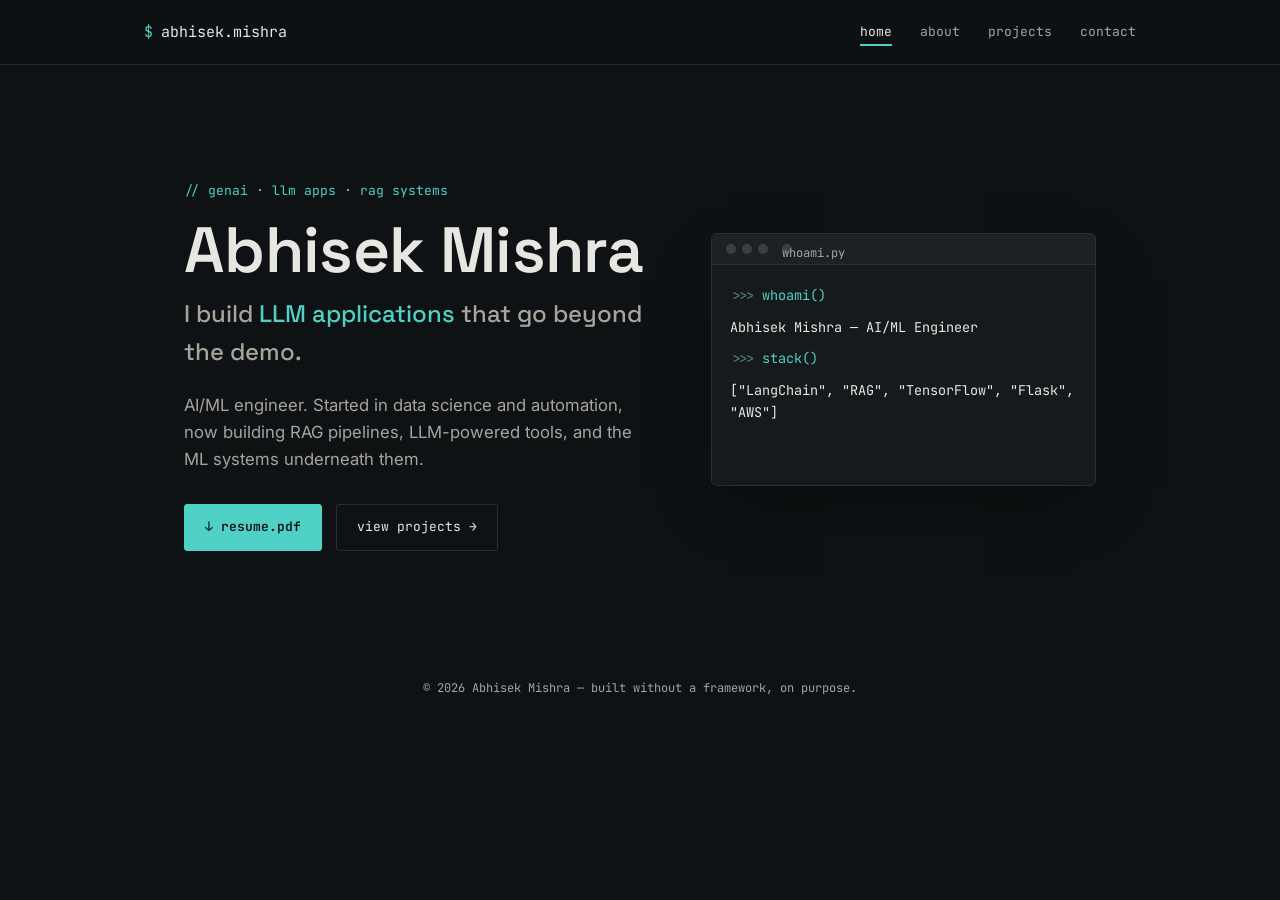
<file: index.html>
<!DOCTYPE html>
<html lang="en">
<head>
<meta charset="UTF-8">
<meta name="viewport" content="width=device-width, initial-scale=1.0">

<meta name="google-site-verification" content="WMLoZWLfjF1GSm065_ztZ4qKo5R0L8SP3rMEsxH-SHY" />
  
<title>Abhisek Mishra — AI/ML & GenAI Engineer</title>
<meta name="description" content="Abhisek Mishra — AI/ML engineer building LLM applications, RAG systems, and data-driven automation.">
<link rel="preconnect" href="https://fonts.googleapis.com">
<link href="https://fonts.googleapis.com/css2?family=Space+Grotesk:wght@500;600;700&family=Inter:wght@400;500;600&family=JetBrains+Mono:wght@400;500&display=swap" rel="stylesheet">
<link rel="stylesheet" href="static/css/theme.css">
</head>
<body>

<nav class="nav">
  <div class="wrap">
    <a class="nav-brand" href="index.html"><span class="dot">$</span> abhisek.mishra</a>
    <button class="nav-toggle" aria-label="Toggle menu">☰</button>
    <ul class="nav-links">
      <li><a href="index.html">home</a></li>
      <li><a href="about.html">about</a></li>
      <li><a href="projects.html">projects</a></li>
      <li><a href="contact.html">contact</a></li>
    </ul>
  </div>
</nav>

<header class="hero">
  <div class="wrap hero-grid">
    <div>
      <p class="eyebrow">// genai · llm apps · rag systems</p>
      <h1>Abhisek Mishra</h1>
      <p class="hero-tagline">I build <span class="accent">LLM applications</span> that go beyond the demo.</p>
      <p class="lede">AI/ML engineer. Started in data science and automation, now building RAG pipelines, LLM-powered tools, and the ML systems underneath them.</p>
      <div class="btn-row">
        <a class="btn btn-primary" href="https://drive.google.com/file/d/1waR7Gzn3Ip_1I8BzjRkohjKARfIvYSVY/view?usp=sharing" target="_blank" rel="noopener">↓ resume.pdf</a>
        <a class="btn btn-ghost" href="projects.html">view projects →</a>
      </div>
    </div>

    <div class="terminal">
      <div class="terminal-bar">
        <span></span><span></span><span></span>
        <span class="title">whoami.py</span>
      </div>
      <div class="terminal-body" data-terminal data-lines='[
        {"prompt":">>>","text":"whoami()","cls":"key"},
        {"prompt":"","text":"Abhisek Mishra — AI/ML Engineer","cls":"out"},
        {"prompt":">>>","text":"stack()","cls":"key"},
        {"prompt":"","text":"[\"LangChain\", \"RAG\", \"TensorFlow\", \"Flask\", \"AWS\"]","cls":"out"},
        {"prompt":">>>","text":"currently_building()","cls":"key"},
        {"prompt":"","text":"LLM apps that hold up outside the notebook.","cls":"out"}
      ]'></div>
    </div>
  </div>
</header>

<footer>
  <div class="wrap">© 2026 Abhisek Mishra — built without a framework, on purpose.</div>
</footer>

<script src="static/js/main.js"></script>
</body>
</html>
</file>
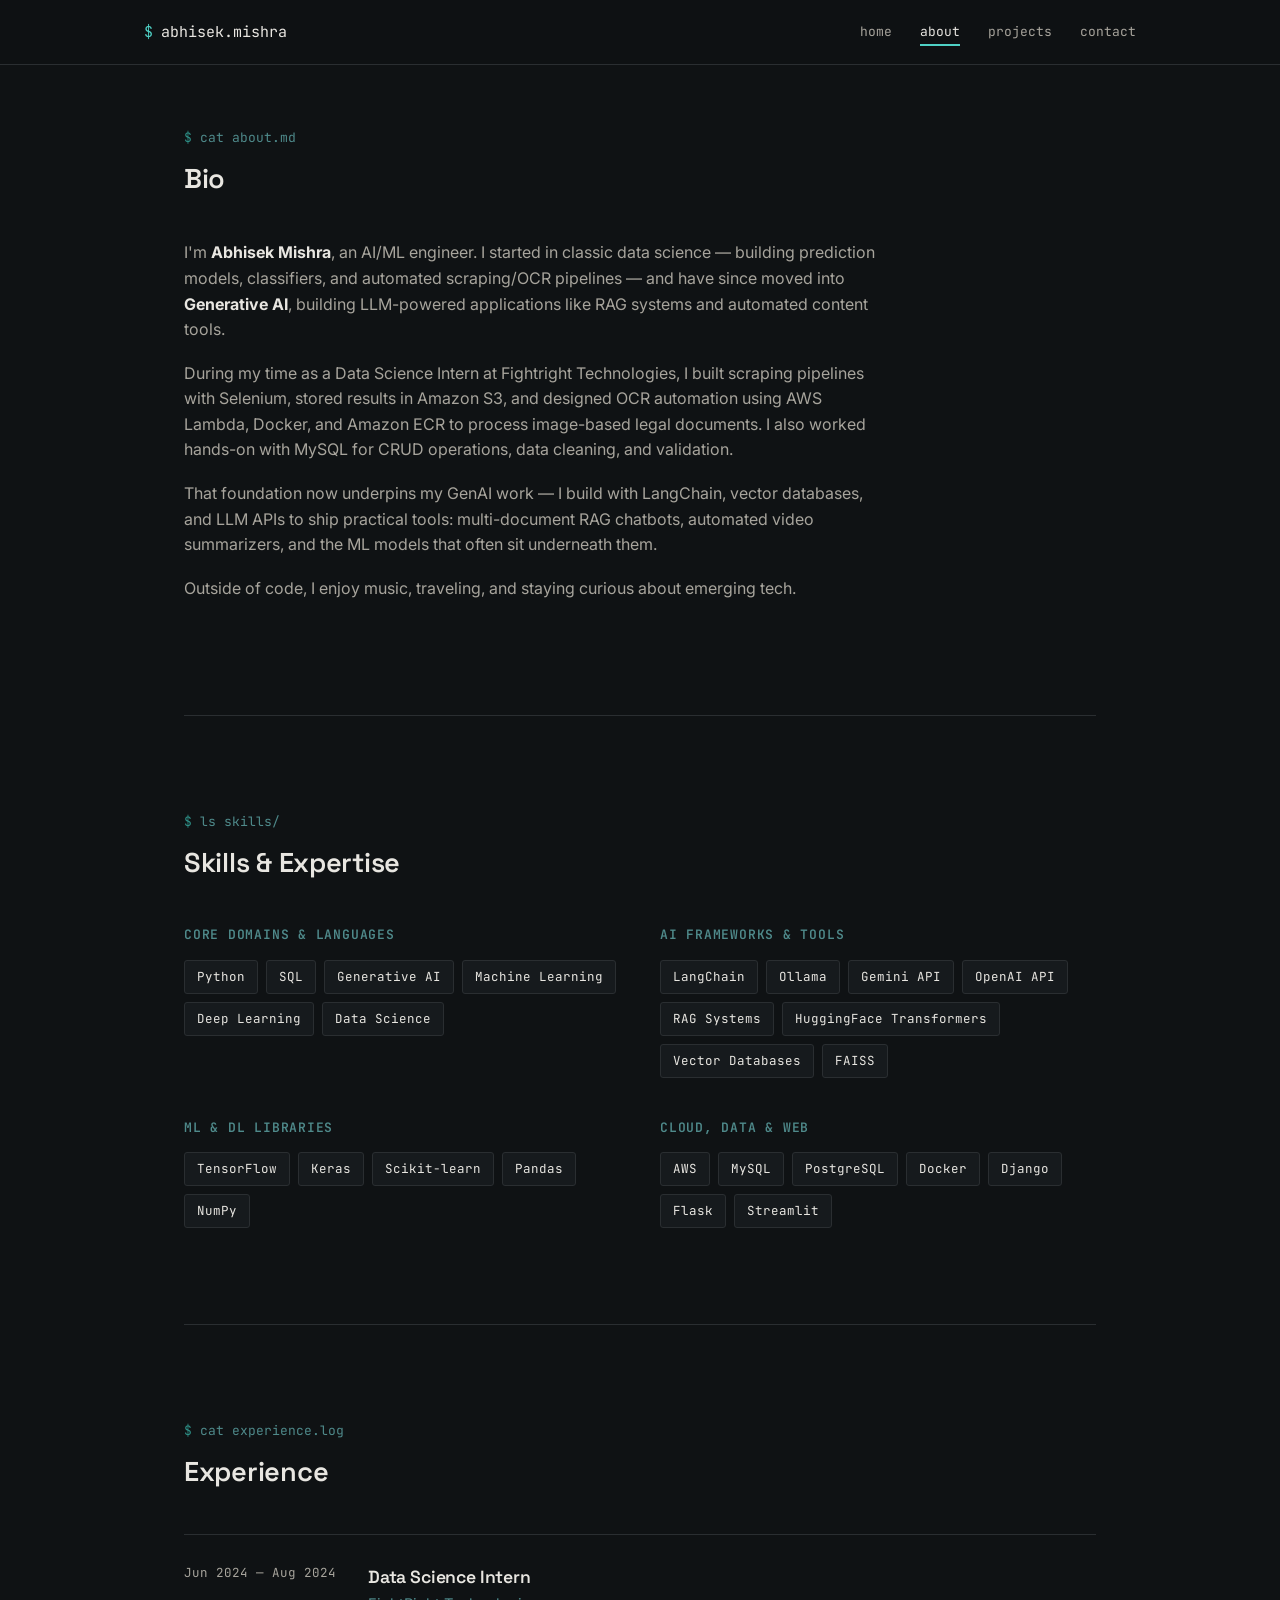
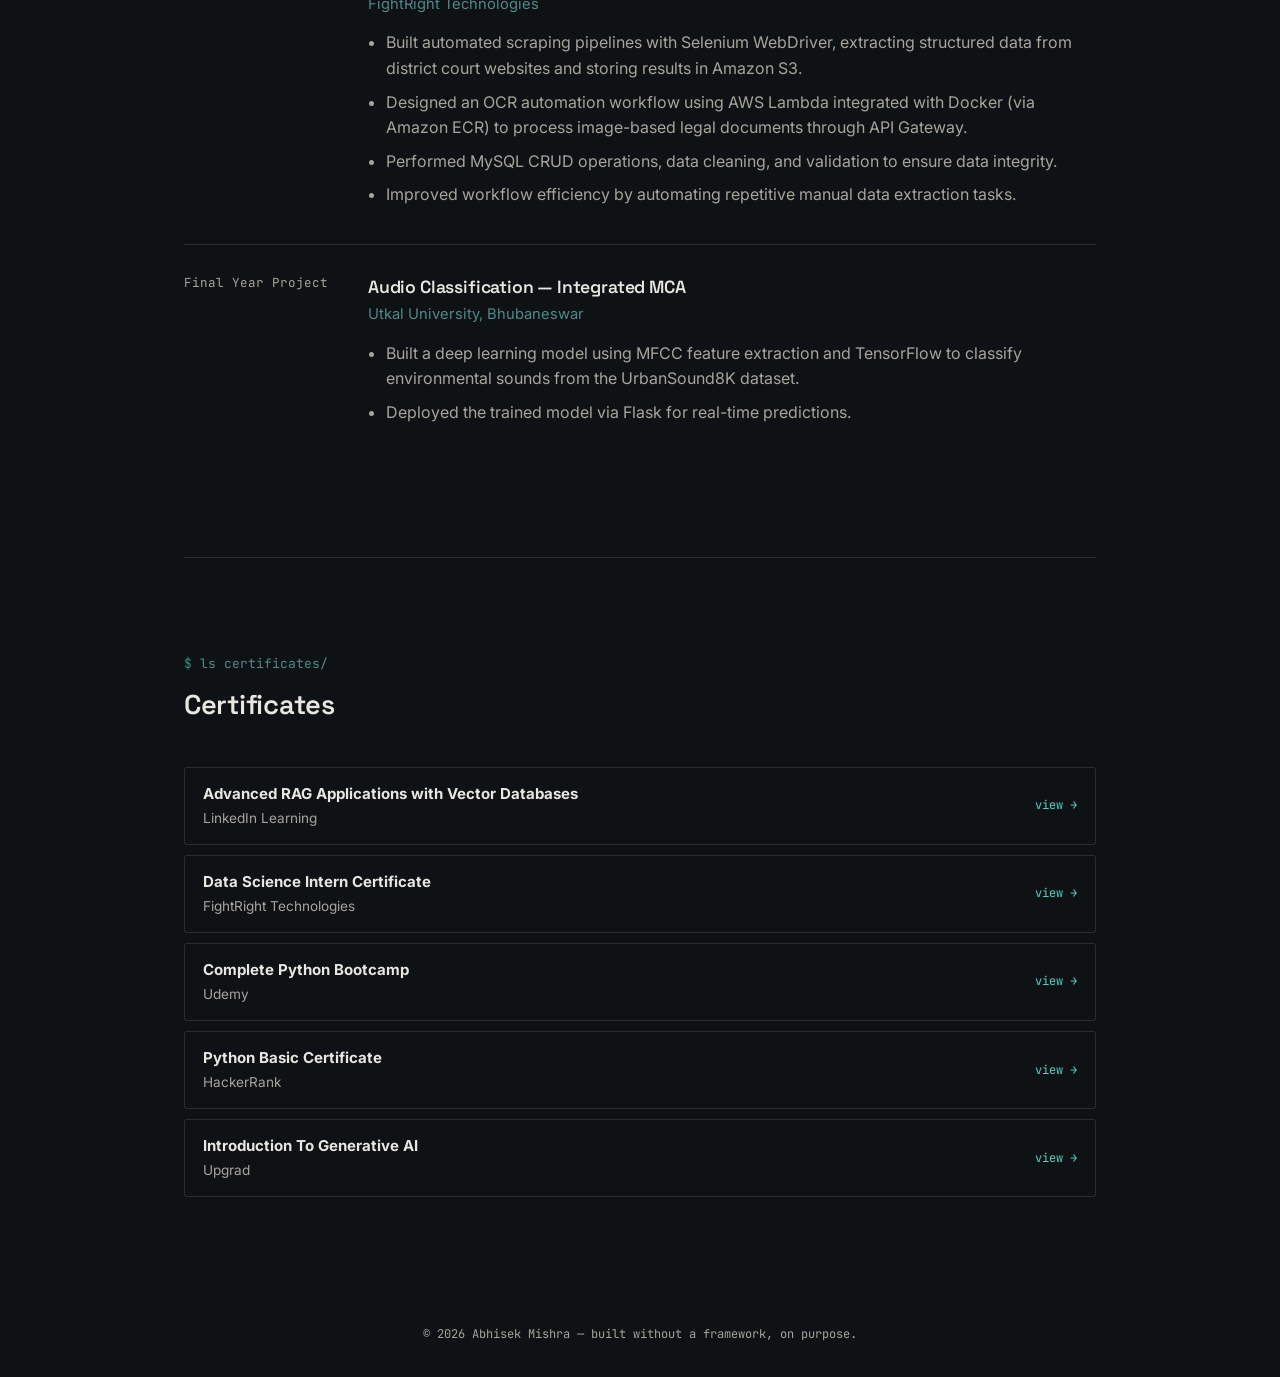
<file: about.html>
<!DOCTYPE html>
<html lang="en">
<head>
<meta charset="UTF-8">
<meta name="viewport" content="width=device-width, initial-scale=1.0">
<title>About — Abhisek Mishra</title>
<link rel="preconnect" href="https://fonts.googleapis.com">
<link href="https://fonts.googleapis.com/css2?family=Space+Grotesk:wght@500;600;700&family=Inter:wght@400;500;600&family=JetBrains+Mono:wght@400;500&display=swap" rel="stylesheet">
<link rel="stylesheet" href="static/css/theme.css">
</head>
<body>

<nav class="nav">
  <div class="wrap">
    <a class="nav-brand" href="index.html"><span class="dot">$</span> abhisek.mishra</a>
    <button class="nav-toggle" aria-label="Toggle menu">☰</button>
    <ul class="nav-links">
      <li><a href="index.html">home</a></li>
      <li><a href="about.html">about</a></li>
      <li><a href="projects.html">projects</a></li>
      <li><a href="contact.html">contact</a></li>
    </ul>
  </div>
</nav>

<div class="wrap" style="padding-top:128px;">

  <section style="padding-top:0;">
    <p class="cmd-label">cat about.md</p>
    <div class="section-head"><h2>Bio</h2></div>
    <div class="prose">
      <p>I'm <strong>Abhisek Mishra</strong>, an AI/ML engineer. I started in classic data science — building prediction models, classifiers, and automated scraping/OCR pipelines — and have since moved into <strong>Generative AI</strong>, building LLM-powered applications like RAG systems and automated content tools.</p>
      <p>During my time as a Data Science Intern at Fightright Technologies, I built scraping pipelines with Selenium, stored results in Amazon S3, and designed OCR automation using AWS Lambda, Docker, and Amazon ECR to process image-based legal documents. I also worked hands-on with MySQL for CRUD operations, data cleaning, and validation.</p>
      <p>That foundation now underpins my GenAI work — I build with LangChain, vector databases, and LLM APIs to ship practical tools: multi-document RAG chatbots, automated video summarizers, and the ML models that often sit underneath them.</p>
      <p>Outside of code, I enjoy music, traveling, and staying curious about emerging tech.</p>
    </div>
  </section>

  <section>
    <p class="cmd-label">ls skills/</p>
    <div class="section-head"><h2>Skills & Expertise</h2></div>
    <div class="skills-grid">
      <div>
        <h4>Core Domains & Languages</h4>
        <ul class="tag-list">
          <li>Python</li><li>SQL</li><li>Generative AI</li>
          <li>Machine Learning</li><li>Deep Learning</li><li>Data Science</li>
        </ul>
      </div>
      <div>
        <h4>AI Frameworks & Tools</h4>
        <ul class="tag-list">
          <li>LangChain</li><li>Ollama</li><li>Gemini API</li><li>OpenAI API</li>
          <li>RAG Systems</li><li>HuggingFace Transformers</li>
          <li>Vector Databases</li><li>FAISS</li>
        </ul>
      </div>
      <div>
        <h4>ML & DL Libraries</h4>
        <ul class="tag-list">
          <li>TensorFlow</li><li>Keras</li><li>Scikit-learn</li>
          <li>Pandas</li><li>NumPy</li>
        </ul>
      </div>
      <div>
        <h4>Cloud, Data & Web</h4>
        <ul class="tag-list">
          <li>AWS</li><li>MySQL</li><li>PostgreSQL</li><li>Docker</li>
          <li>Django</li><li>Flask</li><li>Streamlit</li>
        </ul>
      </div>
    </div>
  </section>

  <section>
    <p class="cmd-label">cat experience.log</p>
    <div class="section-head"><h2>Experience</h2></div>

    <div class="exp-item">
      <div class="exp-when">Jun 2024 — Aug 2024</div>
      <div class="exp-role">
        <h3>Data Science Intern</h3>
        <p class="exp-org">FightRight Technologies</p>
        <ul>
          <li>Built automated scraping pipelines with Selenium WebDriver, extracting structured data from district court websites and storing results in Amazon S3.</li>
          <li>Designed an OCR automation workflow using AWS Lambda integrated with Docker (via Amazon ECR) to process image-based legal documents through API Gateway.</li>
          <li>Performed MySQL CRUD operations, data cleaning, and validation to ensure data integrity.</li>
          <li>Improved workflow efficiency by automating repetitive manual data extraction tasks.</li>
        </ul>
      </div>
    </div>

    <div class="exp-item">
      <div class="exp-when">Final Year Project</div>
      <div class="exp-role">
        <h3>Audio Classification — Integrated MCA</h3>
        <p class="exp-org">Utkal University, Bhubaneswar</p>
        <ul>
          <li>Built a deep learning model using MFCC feature extraction and TensorFlow to classify environmental sounds from the UrbanSound8K dataset.</li>
          <li>Deployed the trained model via Flask for real-time predictions.</li>
        </ul>
      </div>
    </div>
  </section>

  <section style="border-bottom:none;">
    <p class="cmd-label">ls certificates/</p>
    <div class="section-head"><h2>Certificates</h2></div>
    <ul class="cert-list">
      <li><a href="https://drive.google.com/file/d/1tiQ9JxdhALwfdK9dsMdbdyTfEZ0UIV-i/view?usp=sharing" target="_blank" rel="noopener">
        <span><strong>Advanced RAG Applications with Vector Databases</strong><br><span class="cert-org">LinkedIn Learning</span></span>
        <span class="go">view →</span>
      </a></li>
      <li><a href="https://drive.google.com/file/d/1e9yqsQ7pNlNnzgP2z2lrXaP9H2BpaNWy/view?usp=sharing" target="_blank" rel="noopener">
        <span><strong>Data Science Intern Certificate</strong><br><span class="cert-org">FightRight Technologies</span></span>
        <span class="go">view →</span>
      </a></li>
      <li><a href="https://drive.google.com/file/d/1qqnO3wkNP9fkuqSOErCNsSuy97OfzJjp/view?usp=sharing" target="_blank" rel="noopener">
        <span><strong>Complete Python Bootcamp</strong><br><span class="cert-org">Udemy</span></span>
        <span class="go">view →</span>
      </a></li>
      <li><a href="https://drive.google.com/file/d/1xDAOkVhbZBegQpeA0eVd-pCEKdOASdbw/view?usp=sharing" target="_blank" rel="noopener">
        <span><strong>Python Basic Certificate</strong><br><span class="cert-org">HackerRank</span></span>
        <span class="go">view →</span>
      </a></li>
      <li><a href="https://drive.google.com/file/d/16U_iMDAKLm5k_LhsHvvT4bbzrRkAPkbI/view?usp=sharing" target="_blank" rel="noopener">
        <span><strong>Introduction To Generative AI</strong><br><span class="cert-org">Upgrad</span></span>
        <span class="go">view →</span>
      </a></li>
      <!-- <li><a href="https://drive.google.com/file/d/1FPbm0MnqPzhGcVuknmNz_3UA1A0wBZTF/view?usp=sharing" target="_blank" rel="noopener">
        <span><strong>AI Tools Workshop</strong><br><span class="cert-org">Be10x</span></span>
        <span class="go">view →</span>
      </a></li>
      <li><a href="https://drive.google.com/file/d/1itFWlcxctCNTF2uy6-Qk5o-zWUANvXLj/view?usp=sharing" target="_blank" rel="noopener">
        <span><strong>Power BI Workshop</strong><br><span class="cert-org">Jobaaj Learnings</span></span>
        <span class="go">view →</span> -->
      </a></li>
    </ul>
  </section>

</div>

<footer>
  <div class="wrap">© 2026 Abhisek Mishra — built without a framework, on purpose.</div>
</footer>

<script src="static/js/main.js"></script>
</body>
</html>
</file>
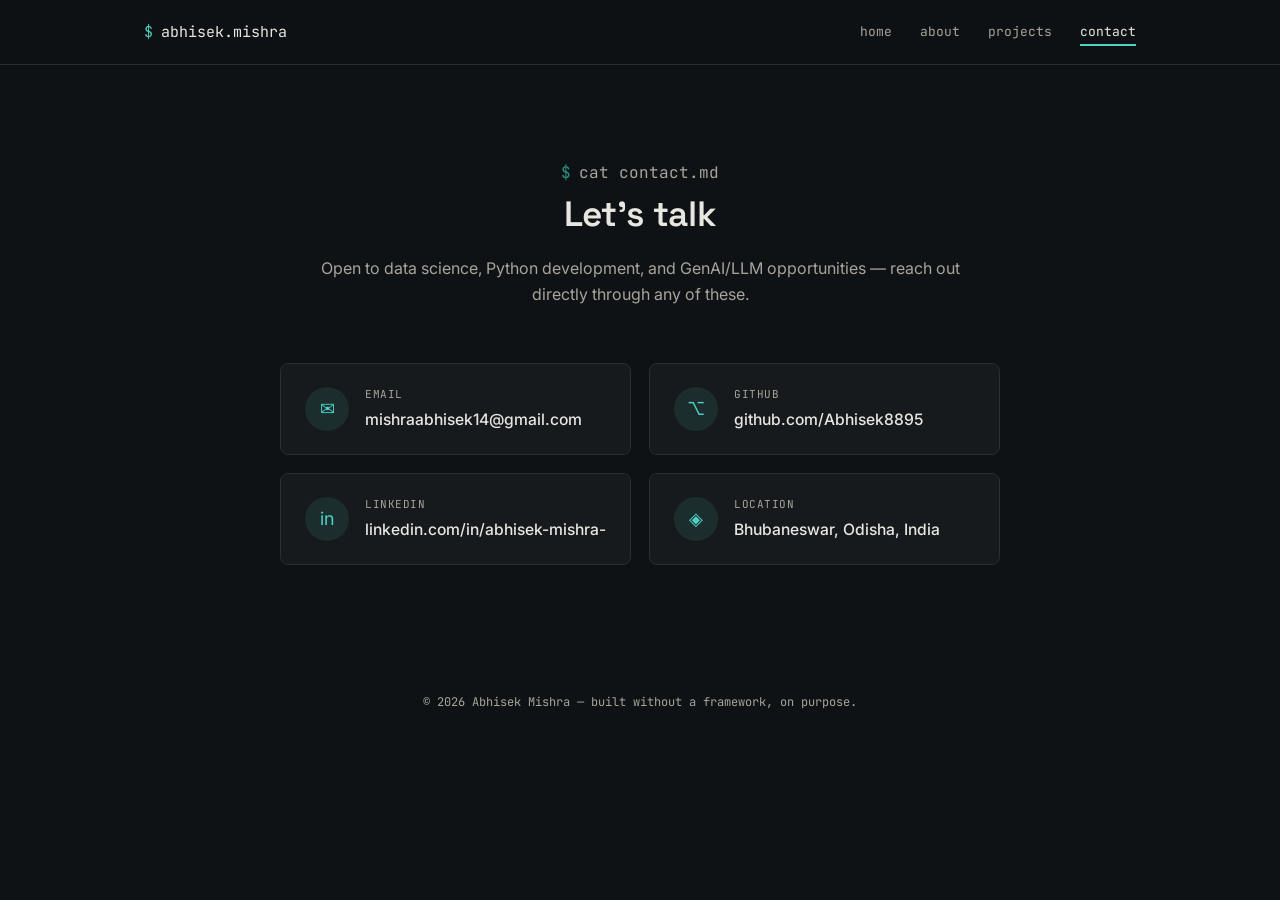
<file: contact.html>
<!DOCTYPE html>
<html lang="en">
<head>
<meta charset="UTF-8">
<meta name="viewport" content="width=device-width, initial-scale=1.0">
<title>Contact — Abhisek Mishra</title>
<link rel="preconnect" href="https://fonts.googleapis.com">
<link href="https://fonts.googleapis.com/css2?family=Space+Grotesk:wght@500;600;700&family=Inter:wght@400;500;600&family=JetBrains+Mono:wght@400;500&display=swap" rel="stylesheet">
<link rel="stylesheet" href="static/css/theme.css">
</head>
<body>

<nav class="nav">
  <div class="wrap">
    <a class="nav-brand" href="index.html"><span class="dot">$</span> abhisek.mishra</a>
    <button class="nav-toggle" aria-label="Toggle menu">☰</button>
    <ul class="nav-links">
      <li><a href="index.html">home</a></li>
      <li><a href="about.html">about</a></li>
      <li><a href="projects.html">projects</a></li>
      <li><a href="contact.html">contact</a></li>
    </ul>
  </div>
</nav>

<div class="wrap" style="padding-top:160px;">
  <section style="padding-top:0; border-bottom:none;">

    <div class="contact-hero">
      <p class="cmd-label">cat contact.md</p>
      <h2>Let's talk</h2>
      <p>Open to data science, Python development, and GenAI/LLM opportunities — reach out directly through any of these.</p>
    </div>

    <div class="contact-cards">
      <a class="contact-card" href="mailto:mishraabhisek14@gmail.com">
        <span class="ico">✉</span>
        <span>
          <span class="label">Email</span>
          <span class="value">mishraabhisek14@gmail.com</span>
        </span>
      </a>

      <a class="contact-card" href="https://github.com/Abhisek8895" target="_blank" rel="noopener">
        <span class="ico">⌥</span>
        <span>
          <span class="label">GitHub</span>
          <span class="value">github.com/Abhisek8895</span>
        </span>
      </a>

      <a class="contact-card" href="https://www.linkedin.com/in/abhisek-mishra-/" target="_blank" rel="noopener">
        <span class="ico">in</span>
        <span>
          <span class="label">LinkedIn</span>
          <span class="value">linkedin.com/in/abhisek-mishra-</span>
        </span>
      </a>

      <div class="contact-card">
        <span class="ico">◈</span>
        <span>
          <span class="label">Location</span>
          <span class="value">Bhubaneswar, Odisha, India</span>
        </span>
      </div>
    </div>

  </section>
</div>

<footer>
  <div class="wrap">© 2026 Abhisek Mishra — built without a framework, on purpose.</div>
</footer>

<script src="static/js/main.js"></script>
</body>
</html>
</file>
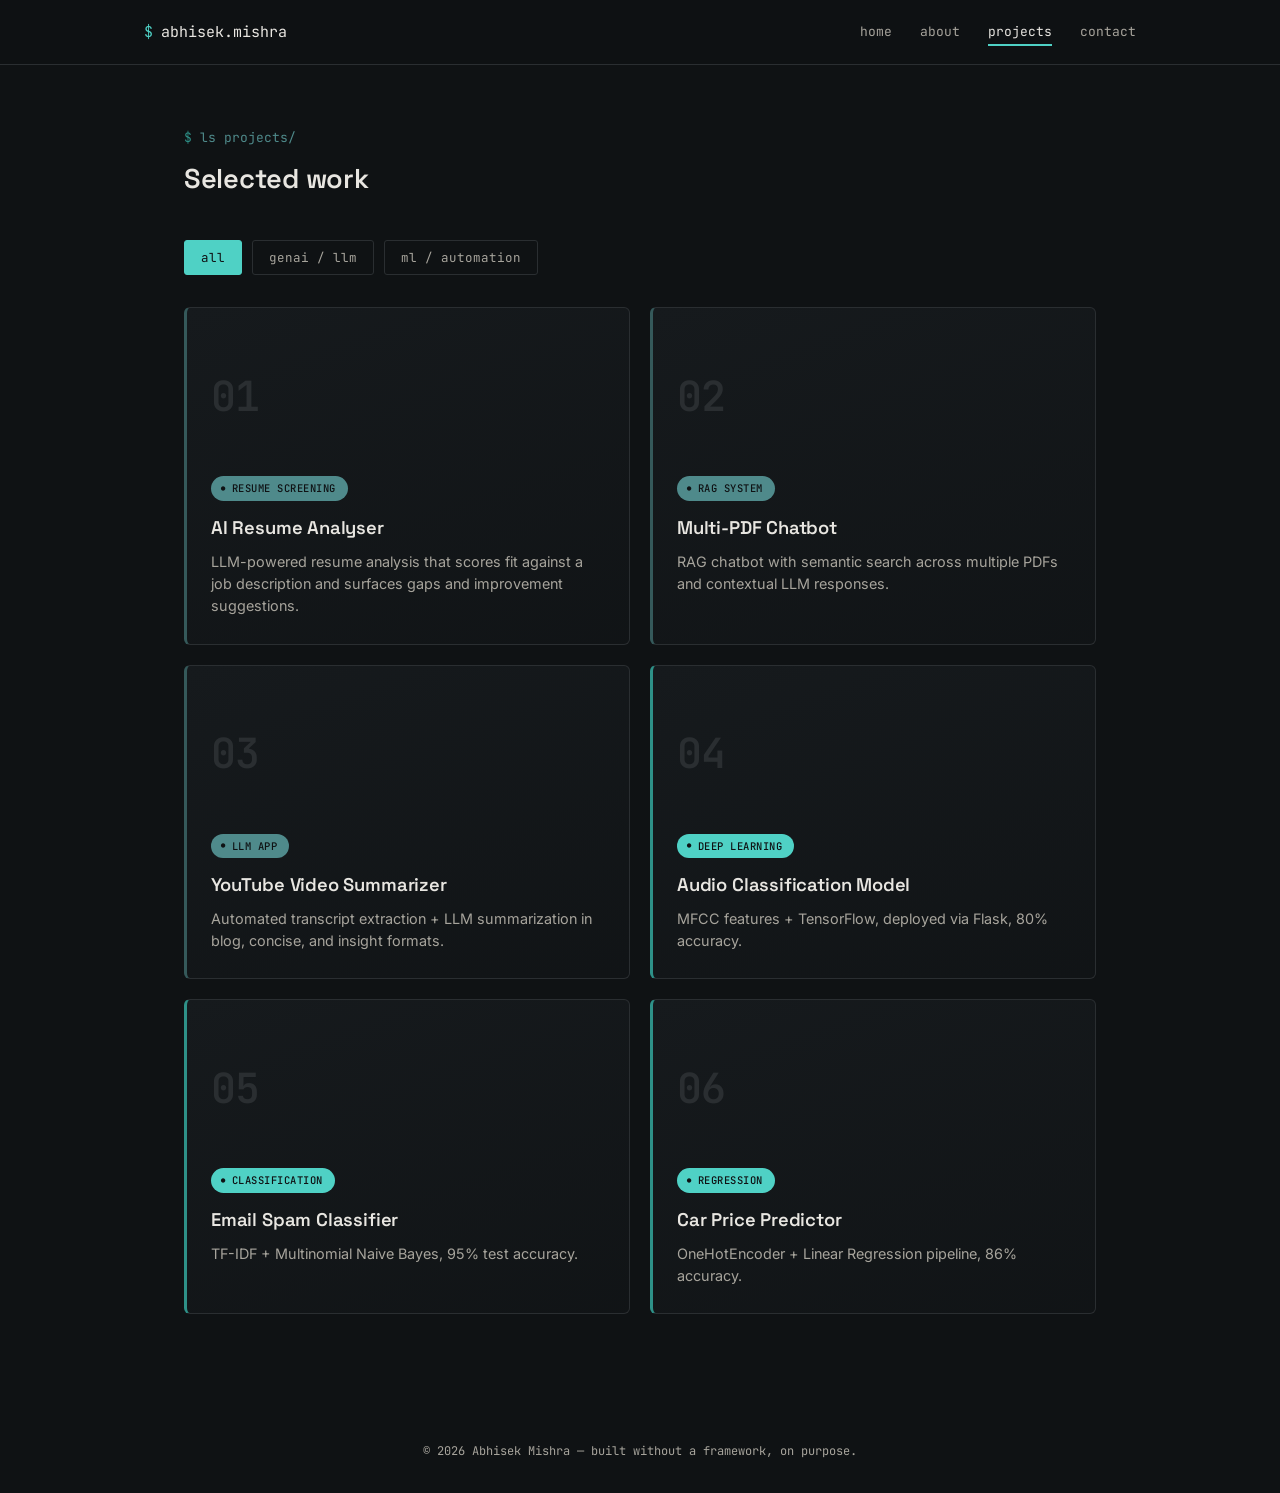
<file: projects.html>
<!DOCTYPE html>
<html lang="en">
<head>
<meta charset="UTF-8">
<meta name="viewport" content="width=device-width, initial-scale=1.0">
<title>Projects — Abhisek Mishra</title>
<link rel="preconnect" href="https://fonts.googleapis.com">
<link href="https://fonts.googleapis.com/css2?family=Space+Grotesk:wght@500;600;700&family=Inter:wght@400;500;600&family=JetBrains+Mono:wght@400;500&display=swap" rel="stylesheet">
<link rel="stylesheet" href="static/css/theme.css">
</head>
<body>

<nav class="nav">
  <div class="wrap">
    <a class="nav-brand" href="index.html"><span class="dot">$</span> abhisek.mishra</a>
    <button class="nav-toggle" aria-label="Toggle menu">☰</button>
    <ul class="nav-links">
      <li><a href="index.html">home</a></li>
      <li><a href="about.html">about</a></li>
      <li><a href="projects.html">projects</a></li>
      <li><a href="contact.html">contact</a></li>
    </ul>
  </div>
</nav>

<div class="wrap" style="padding-top:128px;">
  <section style="padding-top:0; border-bottom:none;">
    <p class="cmd-label">ls projects/</p>
    <div class="section-head"><h2>Selected work</h2></div>

    <div class="filter-tabs">
      <button class="filter-tab active" data-filter="all">all</button>
      <button class="filter-tab" data-filter="genai">genai / llm</button>
      <button class="filter-tab" data-filter="ml">ml / automation</button>
    </div>

    <div class="project-grid">

      <div class="project-card" data-cat="genai" data-open-modal="g1">
          <p class="project-num">01</p>
          <div class="project-body">
            <span class="project-cat-tag">resume screening</span>
            <h3>AI Resume Analyser</h3>
            <p>LLM-powered resume analysis that scores fit against a job description and surfaces gaps and improvement suggestions.</p>
          </div>
        </div>

      <div class="project-card" data-cat="genai" data-open-modal="g2">
        <p class="project-num">02</p>
        <div class="project-body">
          <span class="project-cat-tag">rag system</span>
          <h3>Multi-PDF Chatbot</h3>
          <p>RAG chatbot with semantic search across multiple PDFs and contextual LLM responses.</p>
        </div>
      </div>

      <div class="project-card" data-cat="genai" data-open-modal="g3">
        <p class="project-num">03</p>
        <div class="project-body">
          <span class="project-cat-tag">llm app</span>
          <h3>YouTube Video Summarizer</h3>
          <p>Automated transcript extraction + LLM summarization in blog, concise, and insight formats.</p>
        </div>
      </div>

      <div class="project-card" data-cat="ml" data-open-modal="m2">
        <p class="project-num">04</p>
        <div class="project-body">
          <span class="project-cat-tag ml">deep learning</span>
          <h3>Audio Classification Model</h3>
          <p>MFCC features + TensorFlow, deployed via Flask, 80% accuracy.</p>
        </div>
      </div>

      <div class="project-card" data-cat="ml" data-open-modal="m1">
        <p class="project-num">05</p>
        <div class="project-body">
          <span class="project-cat-tag ml">classification</span>
          <h3>Email Spam Classifier</h3>
          <p>TF-IDF + Multinomial Naive Bayes, 95% test accuracy.</p>
        </div>
      </div>

      <div class="project-card" data-cat="ml" data-open-modal="m3">
        <p class="project-num">06</p>
        <div class="project-body">
          <span class="project-cat-tag ml">regression</span>
          <h3>Car Price Predictor</h3>
          <p>OneHotEncoder + Linear Regression pipeline, 86% accuracy.</p>
        </div>
      </div>

      <!-- <div class="project-card" data-cat="ml" data-open-modal="m4">
        <p class="project-num">07</p>
        <div class="project-body">
          <span class="project-cat-tag ml">automation</span>
          <h3>Olympics Player Data Scraper</h3>
          <p>Selenium-driven scraper for 2024 Paris Olympics athlete data.</p>
        </div>
      </div>

      <div class="project-card" data-cat="ml" data-open-modal="m5">
        <p class="project-num">07</p>
        <div class="project-body">
          <span class="project-cat-tag ml">web app</span>
          <h3>Weather Application</h3>
          <p>Real-time weather via OpenWeather API, served with Flask.</p>
        </div>
      </div>

      <div class="project-card" data-cat="ml" data-open-modal="m6">
        <p class="project-num">08</p>
        <div class="project-body">
          <span class="project-cat-tag ml">desktop tool</span>
          <h3>Password Manager</h3>
          <p>Tkinter GUI generating and securely storing 15-digit passwords.</p>
        </div>
      </div> -->

    </div>
  </section>
</div>

<div class="modal-backdrop" id="g1">
  <div class="modal">
    <div class="modal-head">
      <h3>AI Resume Analyser</h3>
      <button class="modal-close" data-close-modal aria-label="Close">✕</button>
    </div>
    <div class="modal-body">
      <a class="modal-repo" href="https://github.com/Abhisek8895/AI-resume-analyser" target="_blank" rel="noopener">↗ GitHub repository</a>
      <h6>Description</h6>
      <p>Built an LLM-powered tool that analyzes a resume against a target job description, scoring alignment and highlighting missing skills, keywords, and areas for improvement.</p>
      <h6>Technologies</h6>
      <ul><li>Python · LLM API</li><li>Prompt engineering for structured scoring output</li></ul>
      <h6>Outcome</h6>
      <p>A practical tool for tailoring resumes to specific roles using AI-driven feedback.</p>
    </div>
  </div>
</div>

<div class="modal-backdrop" id="g2">
  <div class="modal">
    <div class="modal-head">
      <h3>Multi-PDF Chatbot (RAG System)</h3>
      <button class="modal-close" data-close-modal aria-label="Close">✕</button>
    </div>
    <div class="modal-body">
      <a class="modal-repo" href="https://github.com/Abhisek8895/Multi-PDF-Chatbot" target="_blank" rel="noopener">↗ GitHub repository</a>
      <h6>Description</h6>
      <p>Built a Retrieval-Augmented Generation chatbot that processes multiple PDFs, performs semantic search over their contents, and generates contextual AI responses grounded in the source documents.</p>
      <h6>Technologies</h6>
      <ul><li>Python · LangChain · Gemini API</li><li>Vector database for semantic retrieval</li></ul>
      <h6>Outcome</h6>
      <p>A working RAG pipeline demonstrating document ingestion, chunking, retrieval, and grounded generation end to end.</p>
    </div>
  </div>
</div>

<div class="modal-backdrop" id="g3">
  <div class="modal">
    <div class="modal-head">
      <h3>YouTube Video Summarizer</h3>
      <button class="modal-close" data-close-modal aria-label="Close">✕</button>
    </div>
    <div class="modal-body">
      <a class="modal-repo" href="https://github.com/Abhisek8895/YouTube_Video_Summarizer" target="_blank" rel="noopener">↗ GitHub repository</a>
      <h6>Description</h6>
      <p>Automated transcript extraction from YouTube videos paired with LLM-based summarization, supporting multiple output formats — blog-style, concise, and insight-focused summaries.</p>
      <h6>Technologies</h6>
      <ul><li>Python · LLM API integration</li><li>Backend service design</li></ul>
      <h6>Outcome</h6>
      <p>A flexible summarization tool that adapts output style to the intended use case.</p>
    </div>
  </div>
</div>

<div class="modal-backdrop" id="m1">
  <div class="modal">
    <div class="modal-head">
      <h3>Email Spam Classifier</h3>
      <button class="modal-close" data-close-modal aria-label="Close">✕</button>
    </div>
    <div class="modal-body">
      <a class="modal-repo" href="https://github.com/Abhisek8895/Email_Spam_Classifier" target="_blank" rel="noopener">↗ GitHub repository</a>
      <h6>Description</h6>
      <p>Developed a machine learning model to classify emails as spam or not spam using a labeled dataset. Email text was preprocessed and converted into numerical features using TF-IDF, then classified with Multinomial Naive Bayes, achieving 95% accuracy.</p>
      <h6>Technologies</h6>
      <ul><li>Python · Jupyter Notebook</li><li>Pandas, Scikit-learn</li></ul>
      <h6>Outcome</h6>
      <p>A lightweight spam filter that flags unwanted emails accurately with minimal preprocessing overhead.</p>
    </div>
  </div>
</div>

<div class="modal-backdrop" id="m2">
  <div class="modal">
    <div class="modal-head">
      <h3>Audio Classification Model</h3>
      <button class="modal-close" data-close-modal aria-label="Close">✕</button>
    </div>
    <div class="modal-body">
      <a class="modal-repo" href="https://github.com/Abhisek8895/Audio-Classification" target="_blank" rel="noopener">↗ GitHub repository</a>
      <h6>Description</h6>
      <p>Built a deep learning model to classify audio types using the UrbanSound8k dataset. MFCC features were extracted and fed into a TensorFlow Sequential model, reaching 80% accuracy, then deployed via Flask for real-time predictions.</p>
      <h6>Technologies</h6>
      <ul><li>Python · TensorFlow · Flask</li><li>Librosa, Scikit-learn</li></ul>
      <h6>Outcome</h6>
      <p>A dependable audio classifier that turns raw sound into structured predictions, ready to plug into a real-time interface.</p>
    </div>
  </div>
</div>

<div class="modal-backdrop" id="m3">
  <div class="modal">
    <div class="modal-head">
      <h3>Car Price Predictor</h3>
      <button class="modal-close" data-close-modal aria-label="Close">✕</button>
    </div>
    <div class="modal-body">
      <a class="modal-repo" href="https://github.com/Abhisek8895/Car-Price-Predictor" target="_blank" rel="noopener">↗ GitHub repository</a>
      <h6>Description</h6>
      <p>Created a model to predict used car prices from key features. Categorical features were OneHotEncoded and fed into a Linear Regression pipeline, achieving 86% accuracy, then served through a Flask app.</p>
      <h6>Technologies</h6>
      <ul><li>Python · Flask</li><li>Pandas, NumPy, Scikit-learn</li></ul>
      <h6>Outcome</h6>
      <p>A streamlined pricing tool that gives instant, data-backed estimates for used car resale value.</p>
    </div>
  </div>
</div>

<!-- <div class="modal-backdrop" id="m4">
  <div class="modal">
    <div class="modal-head">
      <h3>Olympics Player Data Scraper</h3>
      <button class="modal-close" data-close-modal aria-label="Close">✕</button>
    </div>
    <div class="modal-body">
      <a class="modal-repo" href="https://github.com/Abhisek8895/olympic-player-data-scrapper" target="_blank" rel="noopener">↗ GitHub repository</a>
      <h6>Description</h6>
      <p>Built a scraper to extract 2024 Paris Olympics athlete data using Selenium WebDriver to automate collection from dynamic pages, then cleaned and stored as CSV.</p>
      <h6>Technologies</h6>
      <ul><li>Python · Selenium, Pandas</li></ul>
    </div>
  </div>
</div>

<div class="modal-backdrop" id="m5">
  <div class="modal">
    <div class="modal-head">
      <h3>Weather Application</h3>
      <button class="modal-close" data-close-modal aria-label="Close">✕</button>
    </div>
    <div class="modal-body">
      <a class="modal-repo" href="https://github.com/Abhisek8895/Weather_App" target="_blank" rel="noopener">↗ GitHub repository</a>
      <h6>Description</h6>
      <p>A weather application providing real-time conditions for any city via the OpenWeather API, with a Flask-powered interface.</p>
      <h6>Technologies</h6>
      <ul><li>Python · Flask, Requests · OpenWeather API</li></ul>
    </div>
  </div>
</div>

<div class="modal-backdrop" id="m6">
  <div class="modal">
    <div class="modal-head">
      <h3>Password Manager</h3>
      <button class="modal-close" data-close-modal aria-label="Close">✕</button>
    </div>
    <div class="modal-body">
      <a class="modal-repo" href="https://github.com/Abhisek8895/Password-Manager" target="_blank" rel="noopener">↗ GitHub repository</a>
      <h6>Description</h6>
      <p>A Python/Tkinter GUI password manager generating a 15-digit random password per entry, stored to the filesystem by URL and username.</p>
      <h6>Technologies</h6>
      <ul><li>Python · Tkinter</li></ul>
    </div>
  </div>
</div> -->

<footer>
  <div class="wrap">© 2026 Abhisek Mishra — built without a framework, on purpose.</div>
</footer>

<script src="static/js/main.js"></script>
<script>
document.querySelectorAll('.filter-tab').forEach(tab => {
  tab.addEventListener('click', () => {
    document.querySelectorAll('.filter-tab').forEach(t => t.classList.remove('active'));
    tab.classList.add('active');
    const filter = tab.getAttribute('data-filter');
    document.querySelectorAll('.project-card').forEach(card => {
      const show = filter === 'all' || card.getAttribute('data-cat') === filter;
      card.setAttribute('data-hidden', show ? 'false' : 'true');
    });
  });
});
</script>
</body>
</html>
</file>
<file: static/css/theme.css>
/* ==========================================================================
   Design tokens
   ========================================================================== */
:root {
  --ink: #0f1214;
  --ink-raised: #161a1d;
  --ink-border: #2a2e31;
  --paper: #e8e6e1;
  --paper-dim: #a7a49c;
  --amber: #4fd1c5;
  --amber-dim: #2e9188;
  --teal: #4f8a8b;
  --teal-dim: #35595a;
  --radius: 3px;

  --font-display: 'Space Grotesk', sans-serif;
  --font-body: 'Inter', sans-serif;
  --font-mono: 'JetBrains Mono', monospace;
}

* { box-sizing: border-box; }

html { scroll-behavior: smooth; }

body {
  background: var(--ink);
  color: var(--paper);
  font-family: var(--font-body);
  margin: 0;
  line-height: 1.6;
  -webkit-font-smoothing: antialiased;
}

@media (prefers-reduced-motion: reduce) {
  html { scroll-behavior: auto; }
  * { animation-duration: 0.001ms !important; transition-duration: 0.001ms !important; }
}

h1, h2, h3, h4 {
  font-family: var(--font-display);
  font-weight: 600;
  color: var(--paper);
  letter-spacing: -0.01em;
}

a { color: var(--amber); text-decoration: none; }
a:hover { color: var(--paper); }
a:focus-visible, button:focus-visible { outline: 2px solid var(--amber); outline-offset: 2px; }

.wrap {
  max-width: 960px;
  margin: 0 auto;
  padding: 0 24px;
}

/* ==========================================================================
   Nav
   ========================================================================== */
.nav {
  position: fixed;
  top: 0; left: 0; right: 0;
  z-index: 100;
  background: rgba(15, 18, 20, 0.88);
  backdrop-filter: blur(8px);
  border-bottom: 1px solid var(--ink-border);
}
.nav .wrap {
  display: flex;
  align-items: center;
  justify-content: space-between;
  height: 64px;
  max-width: 1040px;
}
.nav-brand {
  font-family: var(--font-mono);
  font-size: 15px;
  color: var(--paper);
  display: flex;
  align-items: center;
  gap: 8px;
}
.nav-brand .dot { color: var(--amber); }
.nav-brand:hover { color: var(--paper); }

.nav-links {
  display: flex;
  gap: 28px;
  list-style: none;
  margin: 0; padding: 0;
  font-family: var(--font-mono);
  font-size: 13px;
}
.nav-links a {
  color: var(--paper-dim);
  position: relative;
  padding: 4px 0;
}
.nav-links a:hover, .nav-links a.active { color: var(--paper); }
.nav-links a.active::after {
  content: '';
  position: absolute;
  bottom: -2px; left: 0; right: 0;
  height: 2px;
  background: var(--amber);
}

.nav-toggle {
  display: none;
  background: none;
  border: 1px solid var(--ink-border);
  color: var(--paper);
  border-radius: var(--radius);
  width: 36px; height: 36px;
  cursor: pointer;
}

@media (max-width: 720px) {
  .nav-toggle { display: block; }
  .nav-links {
    position: absolute;
    top: 64px; left: 0; right: 0;
    background: var(--ink);
    border-bottom: 1px solid var(--ink-border);
    flex-direction: column;
    gap: 0;
    display: none;
    padding: 8px 0;
  }
  .nav-links.open { display: flex; }
  .nav-links li { border-top: 1px solid var(--ink-border); }
  .nav-links a { display: block; padding: 14px 24px; }
}

/* ==========================================================================
   Section label — the "$ command" motif
   ========================================================================== */
.cmd-label {
  font-family: var(--font-mono);
  font-size: 13px;
  color: var(--teal);
  margin: 0 0 8px 0;
  display: flex;
  align-items: center;
  gap: 8px;
}
.cmd-label::before { content: '$'; color: var(--amber-dim); }

section { padding: 96px 0; border-bottom: 1px solid var(--ink-border); }
section:last-of-type { border-bottom: none; }

/* ==========================================================================
   Hero / terminal
   ========================================================================== */
.hero {
  padding-top: 168px;
  padding-bottom: 96px;
}
.hero-grid {
  display: grid;
  grid-template-columns: 1.1fr 0.9fr;
  gap: 56px;
  align-items: center;
}
@media (max-width: 820px) {
  .hero-grid { grid-template-columns: 1fr; }
  .hero { padding-top: 128px; }
}

.eyebrow {
  font-family: var(--font-mono);
  font-size: 13px;
  color: var(--amber);
  margin-bottom: 16px;
}

.hero h1 {
  font-size: clamp(2.6rem, 6vw, 4rem);
  line-height: 1.02;
  margin: 0 0 12px 0;
}
.hero h1 .accent { color: var(--amber); }

.hero-tagline {
  font-size: clamp(1.2rem, 2.6vw, 1.5rem);
  font-family: var(--font-display);
  font-weight: 500;
  color: var(--paper-dim);
  margin: 0 0 20px 0;
}
.hero-tagline .accent { color: var(--amber); }

.hero p.lede {
  font-size: 1.05rem;
  color: var(--paper-dim);
  max-width: 46ch;
  margin: 0 0 32px 0;
}

.btn-row { display: flex; gap: 14px; flex-wrap: wrap; }

.btn {
  font-family: var(--font-mono);
  font-size: 13px;
  padding: 12px 20px;
  border-radius: var(--radius);
  border: 1px solid var(--ink-border);
  display: inline-flex;
  align-items: center;
  gap: 8px;
  cursor: pointer;
  transition: border-color 0.15s ease, transform 0.15s ease;
}
.btn-primary {
  background: var(--amber);
  color: var(--ink);
  border-color: var(--amber);
  font-weight: 600;
}
.btn-primary:hover { color: var(--ink); transform: translateY(-1px); }
.btn-ghost { color: var(--paper); }
.btn-ghost:hover { border-color: var(--paper-dim); color: var(--paper); }

/* Terminal card */
.terminal {
  background: var(--ink-raised);
  border: 1px solid var(--ink-border);
  border-radius: 6px;
  overflow: hidden;
  box-shadow: 0 24px 60px -20px rgba(0,0,0,0.6);
}
.terminal-bar {
  display: flex;
  align-items: center;
  gap: 6px;
  padding: 10px 14px;
  background: #1c2124;
  border-bottom: 1px solid var(--ink-border);
}
.terminal-bar span {
  width: 10px; height: 10px; border-radius: 50%;
  display: inline-block;
  background: #3a3f42;
}
.terminal-bar .title {
  font-family: var(--font-mono);
  font-size: 12px;
  color: var(--paper-dim);
  margin-left: 8px;
}
.terminal-body {
  padding: 20px 18px;
  font-family: var(--font-mono);
  font-size: 13.5px;
  color: var(--paper-dim);
  min-height: 220px;
}
.terminal-body .prompt { color: var(--teal); }
.terminal-body .out { color: var(--paper); }
.terminal-body .key { color: var(--amber); }
.terminal-body .cursor {
  display: inline-block;
  width: 8px; height: 15px;
  background: var(--amber);
  animation: blink 1s step-end infinite;
  vertical-align: text-bottom;
  margin-left: 2px;
}
@keyframes blink { 50% { opacity: 0; } }

/* ==========================================================================
   About / bio blocks
   ========================================================================== */
.section-head {
  display: flex;
  justify-content: space-between;
  align-items: baseline;
  margin-bottom: 40px;
}
.section-head h2 { font-size: 1.7rem; margin: 0; }

.prose p { color: var(--paper-dim); max-width: 70ch; margin: 0 0 18px 0; }
.prose strong { color: var(--paper); }

.skills-grid {
  display: grid;
  grid-template-columns: 1fr 1fr;
  gap: 40px;
  margin-top: 12px;
}
@media (max-width: 640px) { .skills-grid { grid-template-columns: 1fr; } }

.skills-grid h4 {
  font-family: var(--font-mono);
  font-size: 13px;
  color: var(--teal);
  text-transform: uppercase;
  letter-spacing: 0.06em;
  margin: 0 0 14px 0;
}
.tag-list { display: flex; flex-wrap: wrap; gap: 8px; list-style: none; padding: 0; margin: 0; }
.tag-list li {
  font-family: var(--font-mono);
  font-size: 12.5px;
  color: var(--paper);
  background: var(--ink-raised);
  border: 1px solid var(--ink-border);
  padding: 6px 12px;
  border-radius: var(--radius);
}

/* Experience */
.exp-item {
  display: grid;
  grid-template-columns: 160px 1fr;
  gap: 24px;
  padding: 28px 0;
  border-top: 1px solid var(--ink-border);
}
.exp-item:first-of-type { border-top: none; }
.exp-when {
  font-family: var(--font-mono);
  font-size: 12.5px;
  color: var(--paper-dim);
}
.exp-role h3 { font-size: 1.1rem; margin: 0 0 2px 0; }
.exp-org { color: var(--teal); font-size: 0.92rem; margin: 0 0 14px 0; }
.exp-role ul { margin: 0; padding-left: 18px; color: var(--paper-dim); }
.exp-role li { margin-bottom: 8px; }
@media (max-width: 640px) {
  .exp-item { grid-template-columns: 1fr; gap: 8px; }
}

/* Certificates */
.cert-list { list-style: none; margin: 0; padding: 0; display: grid; gap: 10px; }
.cert-list a {
  display: flex;
  align-items: center;
  justify-content: space-between;
  padding: 14px 18px;
  border: 1px solid var(--ink-border);
  border-radius: var(--radius);
  color: var(--paper);
  font-size: 0.94rem;
  transition: border-color 0.15s ease, background 0.15s ease;
}
.cert-list a:hover { border-color: var(--amber-dim); background: var(--ink-raised); }
.cert-list .cert-org { color: var(--paper-dim); font-size: 0.85rem; }
.cert-list .go { font-family: var(--font-mono); color: var(--amber); font-size: 12px; }

/* ==========================================================================
   Projects
   ========================================================================== */
.project-grid {
  display: grid;
  grid-template-columns: repeat(2, 1fr);
  gap: 22px;
}
@media (max-width: 700px) { .project-grid { grid-template-columns: 1fr; } }

.project-card {
  border: 1px solid var(--ink-border);
  border-radius: 6px;
  background: var(--ink-raised);
  cursor: pointer;
  overflow: hidden;
  transition: border-color 0.15s ease, transform 0.15s ease;
  display: flex;
  flex-direction: column;
}
.project-card:hover { border-color: var(--amber-dim); transform: translateY(-2px); }
.project-thumb {
  aspect-ratio: 16/9;
  background: #1c2124 center/cover no-repeat;
  border-bottom: 1px solid var(--ink-border);
}
.project-body { padding: 18px 20px; }
.project-index {
  font-family: var(--font-mono);
  font-size: 11.5px;
  color: var(--amber-dim);
  margin: 0 0 8px 0;
}
.project-body h3 { font-size: 1.05rem; margin: 0 0 6px 0; }
.project-body p { color: var(--paper-dim); font-size: 0.88rem; margin: 0; }

/* Modal */
.modal-backdrop {
  position: fixed; inset: 0;
  background: rgba(10,12,13,0.78);
  display: none;
  align-items: flex-start;
  justify-content: center;
  padding: 64px 20px;
  z-index: 200;
  overflow-y: auto;
}
.modal-backdrop.open { display: flex; }
.modal {
  background: var(--ink-raised);
  border: 1px solid var(--ink-border);
  border-radius: 8px;
  max-width: 720px;
  width: 100%;
}
.modal-head {
  display: flex;
  justify-content: space-between;
  align-items: center;
  padding: 20px 24px;
  border-bottom: 1px solid var(--ink-border);
}
.modal-head h3 { margin: 0; font-size: 1.2rem; }
.modal-close {
  background: none; border: none; color: var(--paper-dim);
  font-size: 20px; cursor: pointer; line-height: 1;
}
.modal-close:hover { color: var(--paper); }
.modal-body { padding: 24px; }
.modal-img { width: 100%; border-radius: 4px; margin-bottom: 20px; border: 1px solid var(--ink-border); }
.modal-body h6 {
  font-family: var(--font-mono);
  font-size: 12px;
  color: var(--teal);
  text-transform: uppercase;
  letter-spacing: 0.05em;
  margin: 20px 0 10px 0;
}
.modal-body h6:first-child { margin-top: 0; }
.modal-body p, .modal-body li { color: var(--paper-dim); font-size: 0.92rem; }
.modal-body ul { margin: 0; padding-left: 18px; }
.modal-repo {
  display: inline-flex; align-items: center; gap: 8px;
  font-family: var(--font-mono); font-size: 12.5px;
  color: var(--amber); margin-top: 4px;
}

/* ==========================================================================
   Contact
   ========================================================================== */
.contact-grid {
  display: grid;
  grid-template-columns: 1fr 1fr;
  gap: 48px;
}
@media (max-width: 700px) { .contact-grid { grid-template-columns: 1fr; } }

.contact-list { list-style: none; margin: 0; padding: 0; }
.contact-list li {
  display: flex;
  align-items: center;
  gap: 14px;
  padding: 16px 0;
  border-top: 1px solid var(--ink-border);
}
.contact-list li:first-child { border-top: none; }
.contact-list .ico {
  width: 36px; height: 36px;
  border: 1px solid var(--ink-border);
  border-radius: var(--radius);
  display: flex; align-items: center; justify-content: center;
  color: var(--amber);
  flex-shrink: 0;
}
.contact-list .label { font-family: var(--font-mono); font-size: 11.5px; color: var(--paper-dim); text-transform: uppercase; letter-spacing: 0.05em; }
.contact-list .value { color: var(--paper); font-size: 0.96rem; }

.form-field { margin-bottom: 18px; }
.form-field label {
  display: block;
  font-family: var(--font-mono);
  font-size: 12px;
  color: var(--paper-dim);
  margin-bottom: 6px;
}
.form-field input, .form-field textarea {
  width: 100%;
  background: var(--ink-raised);
  border: 1px solid var(--ink-border);
  border-radius: var(--radius);
  color: var(--paper);
  padding: 12px 14px;
  font-family: var(--font-body);
  font-size: 0.92rem;
}
.form-field textarea { resize: vertical; min-height: 100px; }
.form-field input:focus, .form-field textarea:focus {
  outline: none; border-color: var(--amber-dim);
}

/* ==========================================================================
   Footer
   ========================================================================== */
footer {
  padding: 32px 0;
  text-align: center;
  font-family: var(--font-mono);
  font-size: 12px;
  color: var(--paper-dim);
}

/* Project filter tabs */
.filter-tabs {
  display: flex;
  gap: 10px;
  margin-bottom: 32px;
  flex-wrap: wrap;
}
.filter-tab {
  font-family: var(--font-mono);
  font-size: 12.5px;
  padding: 8px 16px;
  border: 1px solid var(--ink-border);
  border-radius: var(--radius);
  background: none;
  color: var(--paper-dim);
  cursor: pointer;
}
.filter-tab.active {
  color: var(--ink);
  background: var(--amber);
  border-color: var(--amber);
}
.project-card[data-hidden="true"] { display: none; }

.group-label {
  font-family: var(--font-mono);
  font-size: 12px;
  color: var(--amber-dim);
  text-transform: uppercase;
  letter-spacing: 0.06em;
  margin: 40px 0 16px 0;
}
.group-label:first-of-type { margin-top: 0; }

/* Image-free project cards */
.project-grid { gap: 20px; }
.project-card {
  padding: 0;
  position: relative;
  border-left: 3px solid var(--ink-border);
  background: linear-gradient(160deg, var(--ink-raised) 0%, var(--ink) 130%);
  transition: border-color 0.18s ease, transform 0.18s ease, box-shadow 0.18s ease;
}
.project-card[data-cat="genai"] { border-left-color: var(--teal-dim); }
.project-card[data-cat="ml"] { border-left-color: var(--amber-dim); }
.project-card:hover {
  transform: translateY(-3px);
  box-shadow: 0 18px 40px -18px rgba(0,0,0,0.55);
}
.project-card[data-cat="genai"]:hover { border-left-color: var(--teal); }
.project-card[data-cat="ml"]:hover { border-left-color: var(--amber); }

.project-card .project-thumb { display: none; }

.project-num {
  font-family: var(--font-mono);
  font-size: 2.6rem;
  font-weight: 600;
  color: var(--ink-border);
  padding: 26px 24px 0 24px;
  line-height: 1;
  letter-spacing: -0.02em;
  transition: color 0.18s ease;
}
.project-card:hover .project-num { color: var(--paper-dim); }

.project-body { padding: 14px 24px 26px 24px; }
.project-body h3 { font-size: 1.15rem; margin: 0 0 8px 0; }
.project-body p { font-size: 0.9rem; line-height: 1.55; }

.project-cat-tag {
  display: inline-flex;
  align-items: center;
  gap: 6px;
  font-family: var(--font-mono);
  font-size: 10.5px;
  font-weight: 500;
  color: var(--ink);
  background: var(--amber);
  border-radius: 20px;
  padding: 4px 12px 4px 10px;
  margin-bottom: 12px;
  text-transform: uppercase;
  letter-spacing: 0.05em;
}
.project-cat-tag::before { content: '●'; font-size: 7px; }
.project-cat-tag { background: var(--teal); }
.project-cat-tag.ml { background: var(--amber); }

/* Contact page — no-form redesign */
.contact-hero {
  text-align: center;
  max-width: 640px;
  margin: 0 auto 56px auto;
}
.contact-hero .cmd-label { justify-content: center; }
.contact-hero h2 { font-size: 2.2rem; margin: 0 0 14px 0; }
.contact-hero p { color: var(--paper-dim); font-size: 1rem; margin: 0; }

.contact-cards {
  display: grid;
  grid-template-columns: repeat(2, 1fr);
  gap: 18px;
  max-width: 720px;
  margin: 0 auto;
}
@media (max-width: 640px) { .contact-cards { grid-template-columns: 1fr; } }

.contact-card {
  display: flex;
  align-items: center;
  gap: 16px;
  padding: 22px 24px;
  border: 1px solid var(--ink-border);
  border-radius: 8px;
  background: var(--ink-raised);
  transition: border-color 0.18s ease, transform 0.18s ease;
}
.contact-card:hover {
  border-color: var(--amber-dim);
  transform: translateY(-2px);
}
.contact-card .ico {
  width: 44px; height: 44px;
  border-radius: 50%;
  background: rgba(79, 209, 197, 0.1);
  color: var(--amber);
  display: flex; align-items: center; justify-content: center;
  font-size: 18px;
  flex-shrink: 0;
}
.contact-card .label {
  font-family: var(--font-mono);
  font-size: 11px;
  color: var(--paper-dim);
  text-transform: uppercase;
  letter-spacing: 0.05em;
  display: block;
  margin-bottom: 3px;
}
.contact-card .value { color: var(--paper); font-size: 0.98rem; font-weight: 500; }
.contact-card a.value:hover { color: var(--amber); }
</file>
